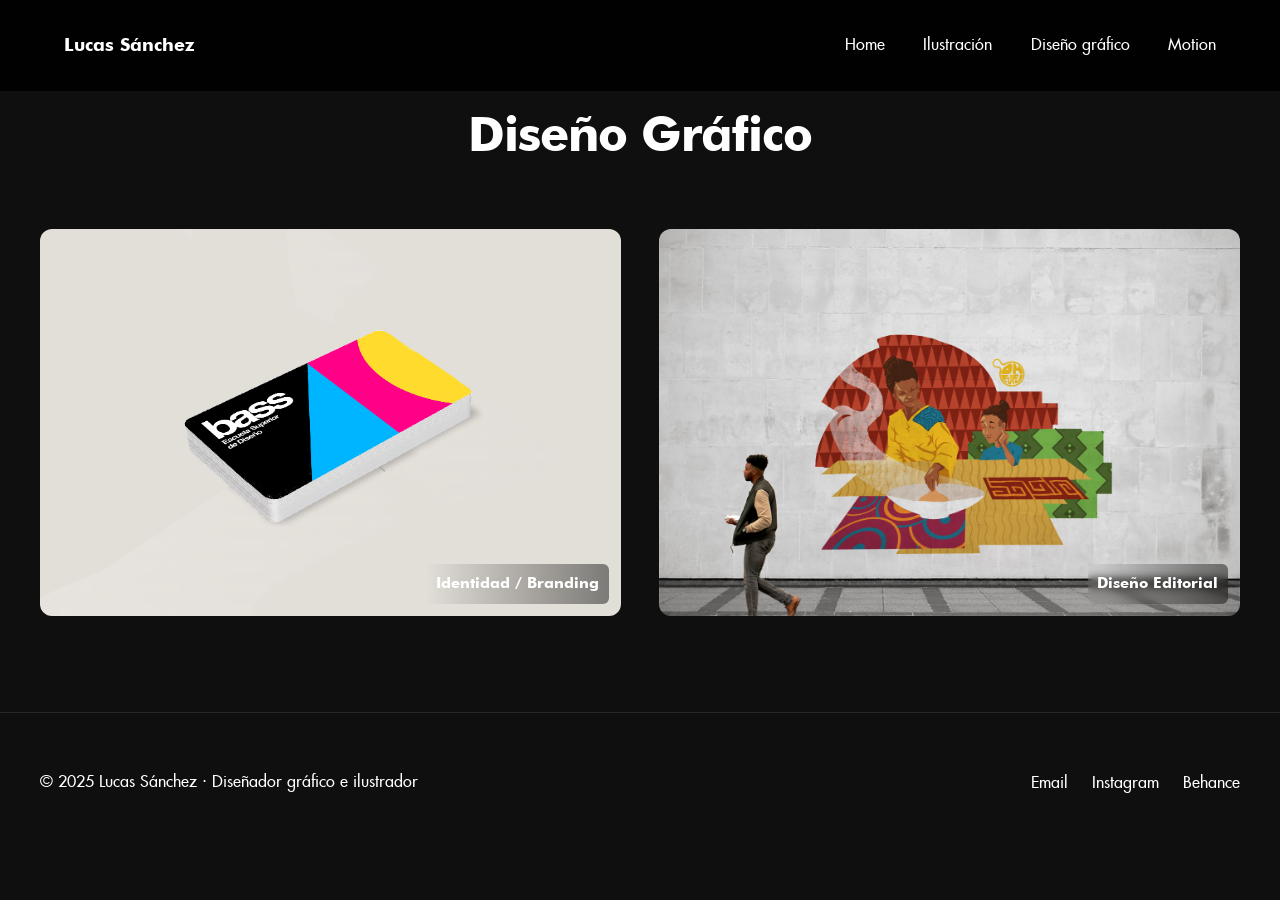
<file: secciones/Diseño.html>
<!DOCTYPE html>
<html lang="es">
<head>
	<meta charset="UTF-8" />
	<meta name="viewport" content="width=device-width, initial-scale=1.0" />

	<title>Lucas Sánchez | Diseñador Gráfico e Ilustrador</title>

	<meta
		name="description"
		content="Portafolio de Lucas Sánchez, diseñador gráfico e ilustrador especializado en ilustración y comunicación visual."
	/>

	<link rel="stylesheet" href="../assets/css/index.css" />
	<link rel="stylesheet" href="../assets/css/Secciones/Diseño.css" />
</head>

<body>

	<!-- Header / Navegación -->
	<header class="site-header">
		<nav class="nav">
			<div class="nav-container">
				<a href="#top" class="nav-logo">Lucas Sánchez</a>

				<ul class="nav-links">
					<li><a href="../index.html">Home</a></li>
					<li><a href="ilustracion.html">Ilustración</a></li>
					<li><a href="Diseño.html">Diseño gráfico</a></li>
					<li><a href="Motion.html">Motion</a></li>
				</ul>
			</div>
		</nav>
	</header>

	<main id="top">

		<!-- Sección Galería -->
		<section id="design" class="section gallery-section">
			<div class="container">
				<h2 class="section-title">Diseño Gráfico</h2>

				<div class="gallery-grid">
					<button
						type="button"
						class="gallery-item"
						data-title="Identidad y Marca"
						data-description="Proyectos de identidad visual, branding y sistemas gráficos aplicados a marcas."
						data-images="../assets/img/Dise_Bass.png, ../assets/img/Dise_Bass1.png, ../assets/img/Dise_Bass2.png, ../assets/img/Dise_Bass3.png, ../assets/img/Dise_Bass4.png, ../assets/img/Dise_Bass5.png, ../assets/img/Dise_RR.png, ../assets/img/Dise_RR1.png, ../assets/img/Dise_RR3.png, ../assets/img/Dise_RR4.png, ../assets/img/Dise_RR5.png, ../assets/img/Dise_Safe.png, ../assets/img/Dise_Safe1.png"
					>
						<img
							src="../assets/img/Dise_Bass.png"
							alt="Proyecto de identidad visual — Dise_Bass"
							loading="lazy"
						/>
						<div class="gallery-caption">
							<strong>Identidad / Branding</strong>
						</div>
					</button>

					<button
						type="button"
						class="gallery-item"
						data-title="Editorial y Maquetación"
						data-description="Diseño editorial, maquetación y piezas impresas para publicaciones y catálogos."
						data-images="../assets/img/Dise_Ofufu.png, ../assets/img/Dise_Ofufu1.png, ../assets/img/Dise_Ofufu2.png, ../assets/img/Dise_Ofufu3.png, ../assets/img/Dise_MadriZ.png, ../assets/img/Dise_Logo.png, ../assets/img/Dise_Cartel.png"
					>
						<img
							src="../assets/img/Dise_Ofufu3.png"
							alt="Proyecto editorial"
							loading="lazy"
						/>
						<div class="gallery-caption">
							<strong>Diseño Editorial</strong>
						</div>
					</button>
				</div>
			</div>
		</section>

	</main>

	<!-- Modal de proyecto -->
	<div class="project-modal" aria-hidden="true">
		<div class="modal-backdrop"></div>

		<div
			class="modal-content"
			role="dialog"
			aria-modal="true"
			aria-labelledby="modal-title"
		>
			<button
				type="button"
				class="modal-close"
				aria-label="Cerrar proyecto"
			>
				×
			</button>

			<h3 id="modal-title" class="modal-title"></h3>
			<p class="modal-description"></p>

			<div class="modal-gallery"></div>
		</div>
	</div>

	<!-- Footer -->
	<footer class="site-footer">
		<div class="container">
			<p>
				© 2025 Lucas Sánchez · Diseñador gráfico e ilustrador
			</p>

			<ul class="footer-links">
				<li><a href="mailto:lucas@email.com">Email</a></li>
				<li><a href="#" target="_blank" rel="noopener">Instagram</a></li>
				<li><a href="#" target="_blank" rel="noopener">Behance</a></li>
			</ul>
		</div>
	</footer>

	<script src="../assets/js/main.js" defer></script>
</body>
</html>
</file>
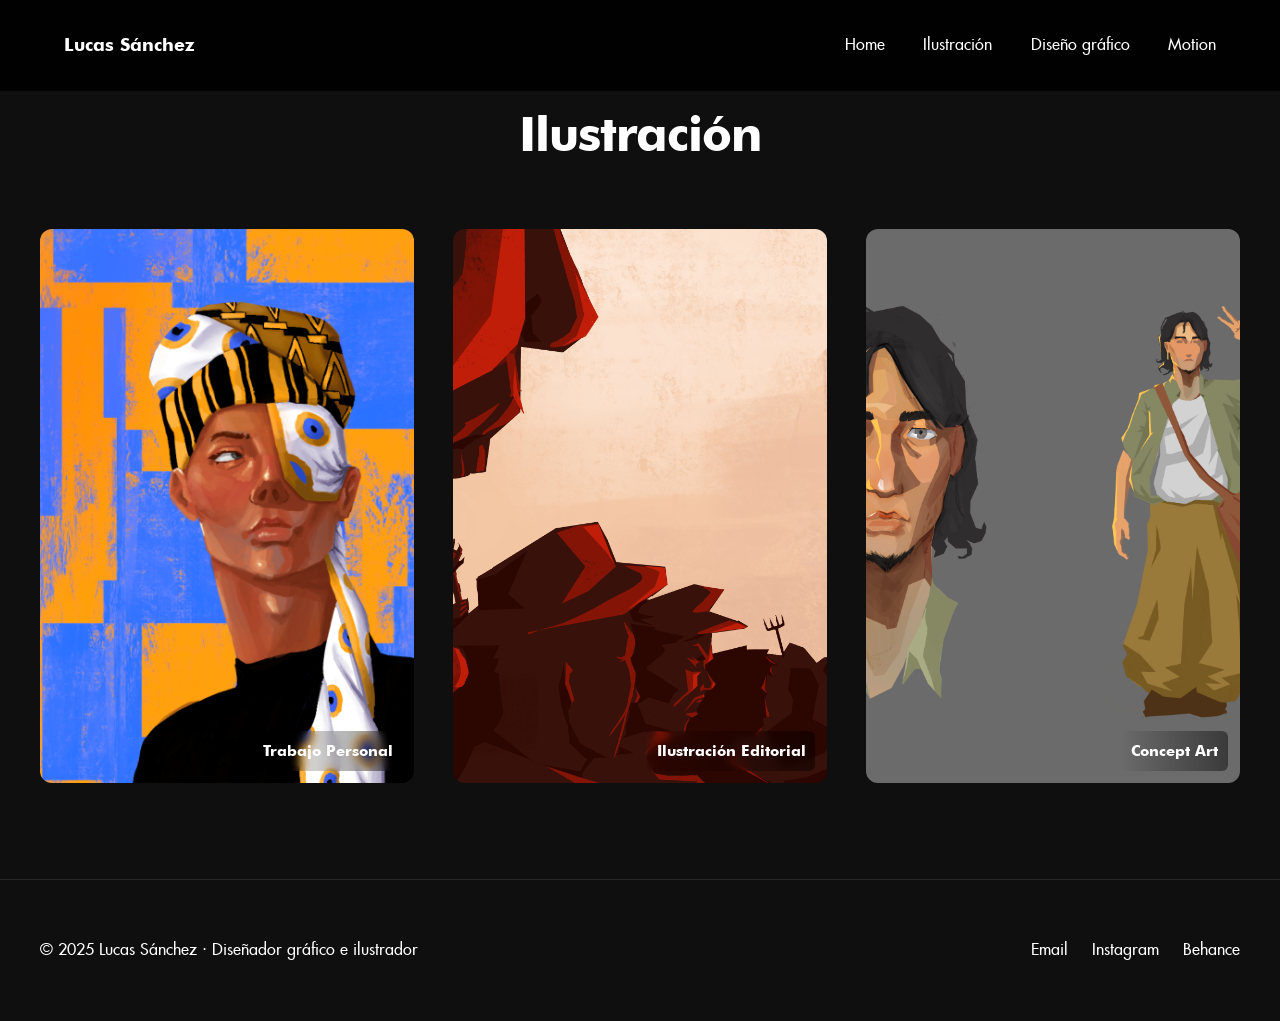
<file: secciones/ilustracion.html>
<!DOCTYPE html>
<html lang="es">
<head>
	<meta charset="UTF-8" />
	<meta name="viewport" content="width=device-width, initial-scale=1.0" />

	<title>Lucas Sánchez | Diseñador Gráfico e Ilustrador</title>

	<meta
		name="description"
		content="Portafolio de Lucas Sánchez, diseñador gráfico e ilustrador especializado en ilustración y comunicación visual."
	/>

	<link rel="stylesheet" href="../assets/css/index.css">
	<link rel="stylesheet" href="../assets/css/Secciones/ilustracion.css">
</head>

<body>

	<!-- Header / Navegación -->
	<header class="site-header">
		<nav class="nav">
			<div class="nav-container">
				<a href="#top" class="nav-logo">Lucas Sánchez</a>

				<ul class="nav-links">
					<li><a href="../index.html">Home</a></li>
					<li><a href="ilustracion.html">Ilustración</a></li>
					<li><a href="Diseño.html">Diseño gráfico</a></li>
					<li><a href="Motion.html">Motion</a></li>
				</ul>
			</div>
		</nav>
	</header>

	<main id="top">

		<section id="illustration" class="section gallery-section">
			<div class="container">
				<h2 class="section-title">Ilustración</h2>

				<div class="gallery-grid">
					<button
						type="button"
						class="gallery-item"
						data-title="Ilustración y Concept Art"
						data-description="Serie de ilustraciones desarrolladas para exploración conceptual y narrativa visual."
						data-images="../assets/img/Ilust_Afro.png, ../assets/img/Ilust_Personal.png, ../assets/img/Ilust_Personal1.png, ../assets/img/Ilust_Personal3.png, ../assets/img/Ilust_Personal4.png, ../assets/img/Ilust_Personal5.png, ../assets/img/Ilust_Personal6.png, ../assets/img/Ilust_Personal7.png, ../assets/img/Ilust_Personal8.png"
					>
						<img
							src="../assets/img/Ilust_Personal.png"
							alt="Ilustración conceptual digital"
							loading="lazy"
						/>
						<div class="gallery-caption">
							<strong>Trabajo Personal</strong>
						</div>
					</button>

					<button
						type="button"
						class="gallery-item"
					data-title="Ilustración Editorial"
					data-description="Ilustraciones creadas para piezas editoriales y publicaciones gráficas."
					data-images="../assets/img/Ilust_Birth4.png, ../assets/img/Ilust_Birth5.png, ../assets/img/Ilust_Taza.png, ../assets/img/Ilust_Taza2.png, ../assets/img/Ilust_Taza3.png, ../assets/img/Ilust_Taza4.png, ../assets/img/Ilust_Edit.png"
					>
						<img
							src="../assets/img/Ilust_Birth1.png"
							alt="Ilustración editorial"
							loading="lazy"
						/>
						<div class="gallery-caption">
							<strong>Ilustración Editorial</strong>
						</div>
					</button>

					<button
						type="button"
						class="gallery-item"
						data-title="Ilustración Editorial"
						data-description="Ilustraciones creadas para piezas editoriales y publicaciones gráficas."
						data-images="../assets/img/Ilust_Deliverance.png, ../assets/img/Ilust_Deliverance1.png, ../assets/img/Ilust_Deliverance2.png, ../assets/img/Ilust_Birth2.png, ../assets/img/Ilust_Birth3.png, ../assets/img/Ilust_Practicas.png, ../assets/img/ilust_Practicas1.png, ../assets/img/Ilust_Practicas2.png, ../assets/img/Ilust_Practicas3.png, ../assets/img/Ilust_Practicas4.png"
					>
						<img
							src="../assets/img/Ilust_Deliverance.png"
							alt="Ilustración editorial"
							loading="lazy"
						/>
						<div class="gallery-caption">
							<strong>Concept Art</strong>
						</div>
					</button>
				</div>
			</div>
		</section>

	</main>


	<div class="project-modal" aria-hidden="true">
		<div class="modal-backdrop"></div>

		<div
			class="modal-content"
			role="dialog"
			aria-modal="true"
			aria-labelledby="modal-title"
		>
			<button
				type="button"
				class="modal-close"
				aria-label="Cerrar proyecto"
			>
				×
			</button>

			<h3 id="modal-title" class="modal-title"></h3>
			<p class="modal-description"></p>

			<div class="modal-gallery"></div>
		</div>
	</div>

	<!-- Footer -->
	<footer class="site-footer">
		<div class="container">
			<p>
				© 2025 Lucas Sánchez · Diseñador gráfico e ilustrador
			</p>

			<ul class="footer-links">
				<li><a href="mailto:lucas@email.com">Email</a></li>
				<li><a href="#" target="_blank" rel="noopener">Instagram</a></li>
				<li><a href="#" target="_blank" rel="noopener">Behance</a></li>
			</ul>
		</div>
	</footer>

	<script src="../assets/js/main.js" defer></script>
</body>
</html>
</file>
<file: assets/css/index.css>
@import url("reset.css");
@import url("theme.css");
@import url("base.css");
@import url("layout.css");
@import url("components.css");
@import url("navigation.css")
</file>
<file: assets/css/Secciones/Diseño.css>
.container {
	width: min(1200px, 100% - 2rem);
	margin-inline: auto;
}

.section {
	padding: var(--space-2xl) 0;
}

.section-title {
	font-size: var(--text-3xl);
	margin-bottom: var(--space-xl);
	letter-spacing: -0.02em;
	/* Ensure anchors and in-page navigation don't get hidden by the sticky header */
	scroll-margin-top: 4rem; /* distance from top when jumping to this element */
}

/* --------------------------------------------------------------------------
   3. HEADER / NAV
   -------------------------------------------------------------------------- */
.site-header {
	position: sticky;
	top: 0;
	z-index: 10;
	background-color: rgba(15, 15, 15, 0.85);
	backdrop-filter: blur(8px);
}

.nav-container {
	display: flex;
	align-items: center;
	justify-content: space-between;
	/* Reduced padding so header is smaller and doesn't cover section titles */
	padding: 0.45rem 0;
}

.nav-logo {
	/* Slightly smaller logo/text to reduce header height on section pages */
	font-size: var(--text-base);
	font-weight: 700;
	text-decoration: none;
	color: var(--color-text);
}

.nav-links {
	list-style: none;
	display: flex;
	gap: var(--space-lg);
	margin: 0;
	padding: 0;
}

.nav-links a {
	text-decoration: none;
	color: var(--color-text-muted);
	font-size: var(--text-sm);
	position: relative;
}

.nav-links a::after {
	content: "";
	position: absolute;
	left: 0;
	bottom: -4px;
	width: 100%;
	height: 1px;
	background-color: currentColor;
	transform: scaleX(0);
	transform-origin: left;
	transition: transform var(--duration-normal) var(--ease-out);
}

.nav-links a:hover::after {
	transform: scaleX(1);
}

/* --------------------------------------------------------------------------
   4. GALERÍA
   -------------------------------------------------------------------------- */
.gallery-grid {
	display: grid;
	grid-template-columns: repeat(auto-fit, minmax(260px, 1fr));
	gap: var(--space-lg);
}

.gallery-item {
	all: unset;
	cursor: pointer;
	display: block;
	position: relative;
	border-radius: 12px;
	overflow: hidden;
}

.gallery-item img {
	width: 100%;
	height: 100%;
	object-fit: cover;
	transition: transform 0.6s var(--ease-out),
	            filter 0.6s var(--ease-out);
}

.gallery-item::after {
	content: "";
	position: absolute;
	inset: 0;
	background: linear-gradient(
		to top,
		rgba(0, 0, 0, 0.6),
		rgba(0, 0, 0, 0)
	);
	opacity: 0;
	transition: opacity 0.4s var(--ease-out);
}

.gallery-item:hover img {
	transform: scale(1.05);
	filter: saturate(1.1);
}

.gallery-item:hover::after {
	opacity: 1;
}

/* Caption inside gallery button, aligned to the right */
.gallery-caption {
	position: absolute;
	right: 0.75rem;
	bottom: 0.75rem;
	text-align: right; /* align text to the right inside the caption */
	color: var(--color-text, #fff);
	background: linear-gradient(90deg, rgba(0,0,0,0.0), rgba(0,0,0,0.45));
	padding: 0.35rem 0.6rem;
	border-radius: 6px;
	backdrop-filter: blur(4px);
}
.gallery-caption strong {
	font-weight: 700;
	font-size: 0.95rem;
	line-height: 1;
}

/* Focus accesible */
.gallery-item:focus-visible {
	outline: 2px solid var(--color-text);
	outline-offset: 4px;
}

/* --------------------------------------------------------------------------
   5. MODAL
   -------------------------------------------------------------------------- */
.project-modal {
	position: fixed;
	inset: 0;
	z-index: 100;
	display: none;
}

.project-modal[aria-hidden="false"] {
	display: grid;
	place-items: center;
}

.modal-backdrop {
	position: absolute;
	inset: 0;
	background-color: rgba(0, 0, 0, 0.8);
}

.modal-content {
	position: relative;
	background-color: var(--color-bg);
	padding: var(--space-xl);
	max-width: 900px;
	width: calc(100% - 2rem);
	max-height: 90vh;
	overflow-y: auto;
	border-radius: 16px;
}

.modal-close {
	all: unset;
	position: absolute;
	top: var(--space-md);
	right: var(--space-md);
	font-size: var(--text-2xl);
	cursor: pointer;
	color: var(--color-text-muted);
}

.modal-title {
	font-size: var(--text-2xl);
	margin-bottom: var(--space-sm);
}

.modal-description {
	font-size: var(--text-base);
	color: var(--color-text-muted);
	max-width: 65ch;
	margin-bottom: var(--space-lg);
}

.modal-gallery {
	display: grid;
	grid-template-columns: repeat(auto-fit, minmax(220px, 1fr));
	gap: var(--space-md);
}

/* --------------------------------------------------------------------------
   6. FOOTER
   -------------------------------------------------------------------------- */
.site-footer {
	padding: var(--space-xl) 0;
	border-top: 1px solid rgba(255, 255, 255, 0.1);
}

.site-footer .container {
	display: flex;
	justify-content: space-between;
	align-items: center;
	flex-wrap: wrap;
	gap: var(--space-md);
}

.site-footer p {
	margin: 0;
	font-size: var(--text-sm);
	color: var(--color-text-muted);
}

.footer-links {
	list-style: none;
	display: flex;
	gap: var(--space-md);
	margin: 0;
	padding: 0;
}

.footer-links a {
	text-decoration: none;
	font-size: var(--text-sm);
	color: var(--color-text-muted);
}

.footer-links a:hover {
	color: var(--color-text);
}

/* --------------------------------------------------------------------------
   7. RESPONSIVE AJUSTES
   -------------------------------------------------------------------------- */
@media (max-width: 600px) {
	.nav-links {
		gap: var(--space-md);
	}

	.section-title {
		font-size: var(--text-2xl);
	}

}
</file>
<file: assets/css/Secciones/ilustracion.css>
.container {
	width: min(1200px, 100% - 2rem);
	margin-inline: auto;
}

.section {
	padding: var(--space-2xl) 0;
}

.section-title {
	font-size: var(--text-3xl);
	margin-bottom: var(--space-xl);
	letter-spacing: -0.02em;
	/* Ensure anchors and in-page navigation don't get hidden by the sticky header */
	scroll-margin-top: 4rem; /* distance from top when jumping to this element */
}

/* --------------------------------------------------------------------------
   3. HEADER / NAV
   -------------------------------------------------------------------------- */
.site-header {
	position: sticky;
	top: 0;
	z-index: 10;
	background-color: rgba(15, 15, 15, 0.85);
	backdrop-filter: blur(8px);
}

.nav-container {
	display: flex;
	align-items: center;
	justify-content: space-between;
	/* Reduced padding so header is smaller and doesn't cover section titles */
	padding: 0.45rem 0; /* ~7px top/bottom on small screens, scales visually on larger */
}

.nav-logo {
	/* Slightly smaller logo/text to reduce header height on section pages */
	font-size: var(--text-base);
	font-weight: 700;
	text-decoration: none;
	color: var(--color-text);
}

.nav-links {
	list-style: none;
	display: flex;
	gap: var(--space-lg);
	margin: 0;
	padding: 0;
}

.nav-links a {
	text-decoration: none;
	color: var(--color-text-muted);
	font-size: var(--text-sm);
	position: relative;
}

.nav-links a::after {
	content: "";
	position: absolute;
	left: 0;
	bottom: -4px;
	width: 100%;
	height: 1px;
	background-color: currentColor;
	transform: scaleX(0);
	transform-origin: left;
	transition: transform var(--duration-normal) var(--ease-out);
}

.nav-links a:hover::after {
	transform: scaleX(1);
}

/* --------------------------------------------------------------------------
   4. GALERÍA
   -------------------------------------------------------------------------- */
.gallery-grid {
	display: grid;
	grid-template-columns: repeat(auto-fit, minmax(260px, 1fr));
	gap: var(--space-lg);
}

.gallery-item {
	all: unset;
	cursor: pointer;
	display: block;
	position: relative;
	border-radius: 12px;
	overflow: hidden;
}

.gallery-item img {
	width: 100%;
	height: 100%;
	object-fit: cover;
	transition: transform 0.6s var(--ease-out),
	            filter 0.6s var(--ease-out);
}

.gallery-item::after {
	content: "";
	position: absolute;
	inset: 0;
	background: linear-gradient(
		to top,
		rgba(0, 0, 0, 0.6),
		rgba(0, 0, 0, 0)
	);
	opacity: 0;
	transition: opacity 0.4s var(--ease-out);
}

.gallery-item:hover img {
	transform: scale(1.05);
	filter: saturate(1.1);
}

.gallery-item:hover::after {
	opacity: 1;
}

/* Caption inside gallery button, aligned to the right */
.gallery-caption {
	position: absolute;
	right: 0.75rem;
	bottom: 0.75rem;
	text-align: right; /* align text to the right inside the caption */
	color: var(--color-text, #fff);
	background: linear-gradient(90deg, rgba(0,0,0,0.0), rgba(0,0,0,0.45));
	padding: 0.35rem 0.6rem;
	border-radius: 6px;
	backdrop-filter: blur(4px);
}
.gallery-caption strong {
	font-weight: 700;
	font-size: 0.95rem;
	line-height: 1;
}

/* Focus accesible */
.gallery-item:focus-visible {
	outline: 2px solid var(--color-text);
	outline-offset: 4px;
}

/* --------------------------------------------------------------------------
   5. MODAL
   -------------------------------------------------------------------------- */
.project-modal {
	position: fixed;
	inset: 0;
	z-index: 100;
	display: none;
}

.project-modal[aria-hidden="false"] {
	display: grid;
	/* make modal take the full viewport so content can be large */
	place-items: center;
	padding: 1.5rem; /* breathing room on small viewports */
}

.modal-backdrop {
	position: absolute;
	inset: 0;
	background-color: rgba(0, 0, 0, 0.8);
}

.modal-content {
	position: relative;
	background-color: var(--color-bg);
	/* make modal almost full-screen */
	width: 96vw;
	height: 94vh;
	max-width: 1200px; /* cap on very large screens */
	padding: var(--space-lg);
	max-height: 94vh;
	overflow: auto;
	border-radius: 12px;
}

.modal-close {
	all: unset;
	position: absolute;
	top: var(--space-md);
	right: var(--space-md);
	font-size: var(--text-2xl);
	cursor: pointer;
	color: var(--color-text-muted);
}

.modal-title {
	font-size: var(--text-2xl);
	margin-bottom: var(--space-sm);
}

.modal-description {
	font-size: var(--text-base);
	color: var(--color-text-muted);
	max-width: 65ch;
	margin-bottom: var(--space-lg);
}

.modal-gallery {
	display: grid;
	grid-template-columns: repeat(auto-fit, minmax(320px, 1fr));
	gap: var(--space-md);
	align-items: start;
}


.modal-gallery .modal-item img {
    width: 100%;
    height: auto;
    max-height: calc(86vh - 6rem); 
    object-fit: contain;
    display: block;
}

.modal-gallery .modal-item video {
	width: 100%;
	height: auto;
	max-height: calc(86vh - 6rem);
	object-fit: contain;
	display: block;
	background: #000; /* black background while video loads */
}

.modal-item {
    display: block;
}

/* --------------------------------------------------------------------------
   6. FOOTER
   -------------------------------------------------------------------------- */
.site-footer {
	padding: var(--space-xl) 0;
	border-top: 1px solid rgba(255, 255, 255, 0.1);
}

.site-footer .container {
	display: flex;
	justify-content: space-between;
	align-items: center;
	flex-wrap: wrap;
	gap: var(--space-md);
}

.site-footer p {
	margin: 0;
	font-size: var(--text-sm);
	color: var(--color-text-muted);
}

.footer-links {
	list-style: none;
	display: flex;
	gap: var(--space-md);
	margin: 0;
	padding: 0;
}

.footer-links a {
	text-decoration: none;
	font-size: var(--text-sm);
	color: var(--color-text-muted);
}

.footer-links a:hover {
	color: var(--color-text);
}

/* --------------------------------------------------------------------------
   7. RESPONSIVE AJUSTES
   -------------------------------------------------------------------------- */
@media (max-width: 600px) {
	.nav-links {
		gap: var(--space-md);
	}

	.section-title {
		font-size: var(--text-2xl);
	}
}
</file>
